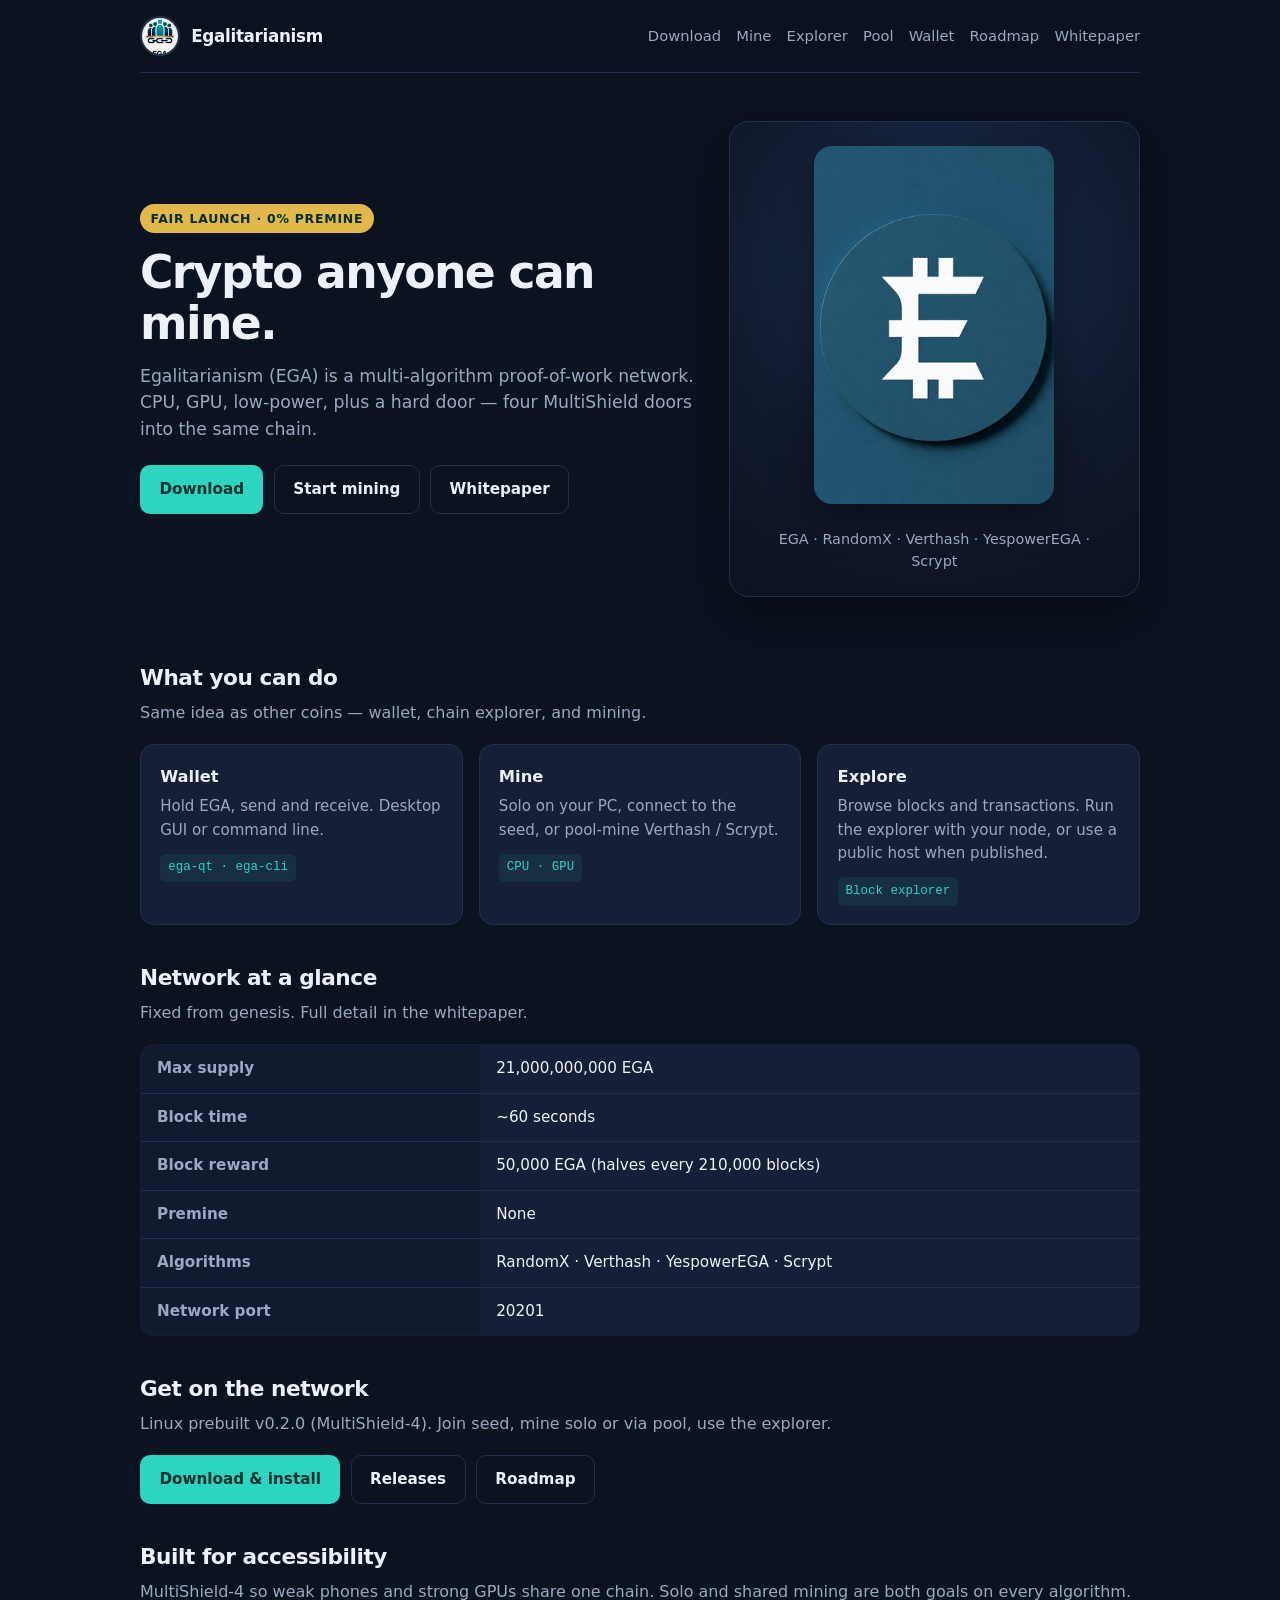
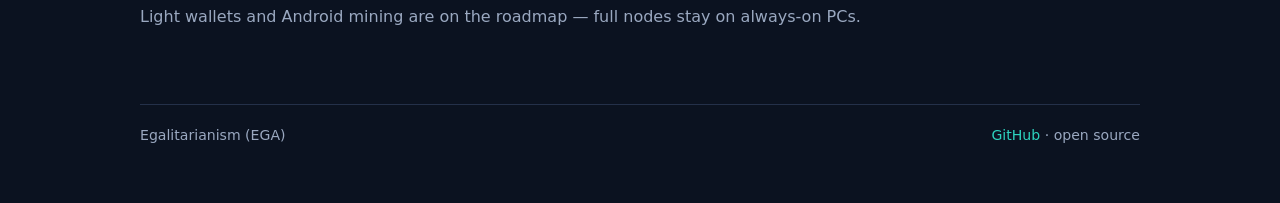
<file: index.html>
<!DOCTYPE html>
<html lang="en">
<head>
  <meta charset="utf-8" />
  <meta name="viewport" content="width=device-width, initial-scale=1" />
  <title>Egalitarianism (EGA) — Fair-launch multi-algo PoW</title>
  <meta name="description" content="Egalitarianism is a fair-launch cryptocurrency. Mine with CPU or GPU. No premine. Wallet, explorer, and pool." />
  <link rel="icon" href="assets/icon.png" type="image/png" />
  <link rel="stylesheet" href="assets/site.css" />
</head>
<body>
  <div class="wrap">
    <header class="nav">
      <a class="brand" href="./">
        <img src="assets/icon.png" width="40" height="40" alt="EGA" />
        <span>Egalitarianism</span>
      </a>
      <nav class="nav-links">
        <a href="download.html">Download</a>
        <a href="mine.html">Mine</a>
        <a href="explorer.html">Explorer</a>
        <a href="pool.html">Pool</a>
        <a href="wallet.html">Wallet</a>
        <a href="roadmap.html">Roadmap</a>
        <a href="whitepaper.html">Whitepaper</a>
      </nav>
    </header>

    <section class="hero">
      <div>
        <div class="pill">Fair launch · 0% premine</div>
        <h1>Crypto anyone can mine.</h1>
        <p class="lead">
          Egalitarianism (EGA) is a multi-algorithm proof-of-work network.
          CPU, GPU, low-power, plus a hard door — four MultiShield doors into the same chain.
        </p>
        <div class="cta">
          <a class="btn btn-primary" href="download.html">Download</a>
          <a class="btn btn-ghost" href="mine.html">Start mining</a>
          <a class="btn btn-ghost" href="whitepaper.html">Whitepaper</a>
        </div>
      </div>
      <div class="hero-visual">
        <img src="assets/hero-coin.png" alt="Egalitarianism coin" />
        <div class="tag">EGA · RandomX · Verthash · YespowerEGA · Scrypt</div>
      </div>
    </section>

    <section>
      <h2>What you can do</h2>
      <p class="sub">Same idea as other coins — wallet, chain explorer, and mining.</p>
      <div class="grid3">
        <div class="card">
          <h3>Wallet</h3>
          <p>Hold EGA, send and receive. Desktop GUI or command line.</p>
          <div class="meta">ega-qt · ega-cli</div>
        </div>
        <div class="card">
          <h3>Mine</h3>
          <p>Solo on your PC, connect to the seed, or pool-mine Verthash / Scrypt.</p>
          <div class="meta">CPU · GPU</div>
        </div>
        <div class="card">
          <h3>Explore</h3>
          <p>Browse blocks and transactions. Run the explorer with your node, or use a public host when published.</p>
          <div class="meta">Block explorer</div>
        </div>
      </div>
    </section>

    <section>
      <h2>Network at a glance</h2>
      <p class="sub">Fixed from genesis. Full detail in the whitepaper.</p>
      <table>
        <tr><th>Max supply</th><td>21,000,000,000 EGA</td></tr>
        <tr><th>Block time</th><td>~60 seconds</td></tr>
        <tr><th>Block reward</th><td>50,000 EGA (halves every 210,000 blocks)</td></tr>
        <tr><th>Premine</th><td>None</td></tr>
        <tr><th>Algorithms</th><td>RandomX · Verthash · YespowerEGA · Scrypt</td></tr>
        <tr><th>Network port</th><td>20201</td></tr>
      </table>
    </section>

    <section>
      <h2>Get on the network</h2>
      <p class="sub">Linux prebuilt v0.2.0 (MultiShield-4). Join seed, mine solo or via pool, use the explorer.</p>
      <div class="cta">
        <a class="btn btn-primary" href="download.html">Download &amp; install</a>
        <a class="btn btn-ghost" href="https://github.com/Egalitarianism-EGA/ega/releases">Releases</a>
        <a class="btn btn-ghost" href="roadmap.html">Roadmap</a>
      </div>
    </section>

    
    <section>
      <h2>Built for accessibility</h2>
      <p class="sub">
        MultiShield-4 so weak phones and strong GPUs share one chain.
        Solo and shared mining are both goals on every algorithm.
        Light wallets and Android mining are on the roadmap — full nodes stay on always-on PCs.
      </p>
    </section>

    <footer>
      <span>Egalitarianism (EGA)</span>
      <span><a href="https://github.com/Egalitarianism-EGA">GitHub</a> · open source</span>
    </footer>
  </div>
</body>
</html>
</file>
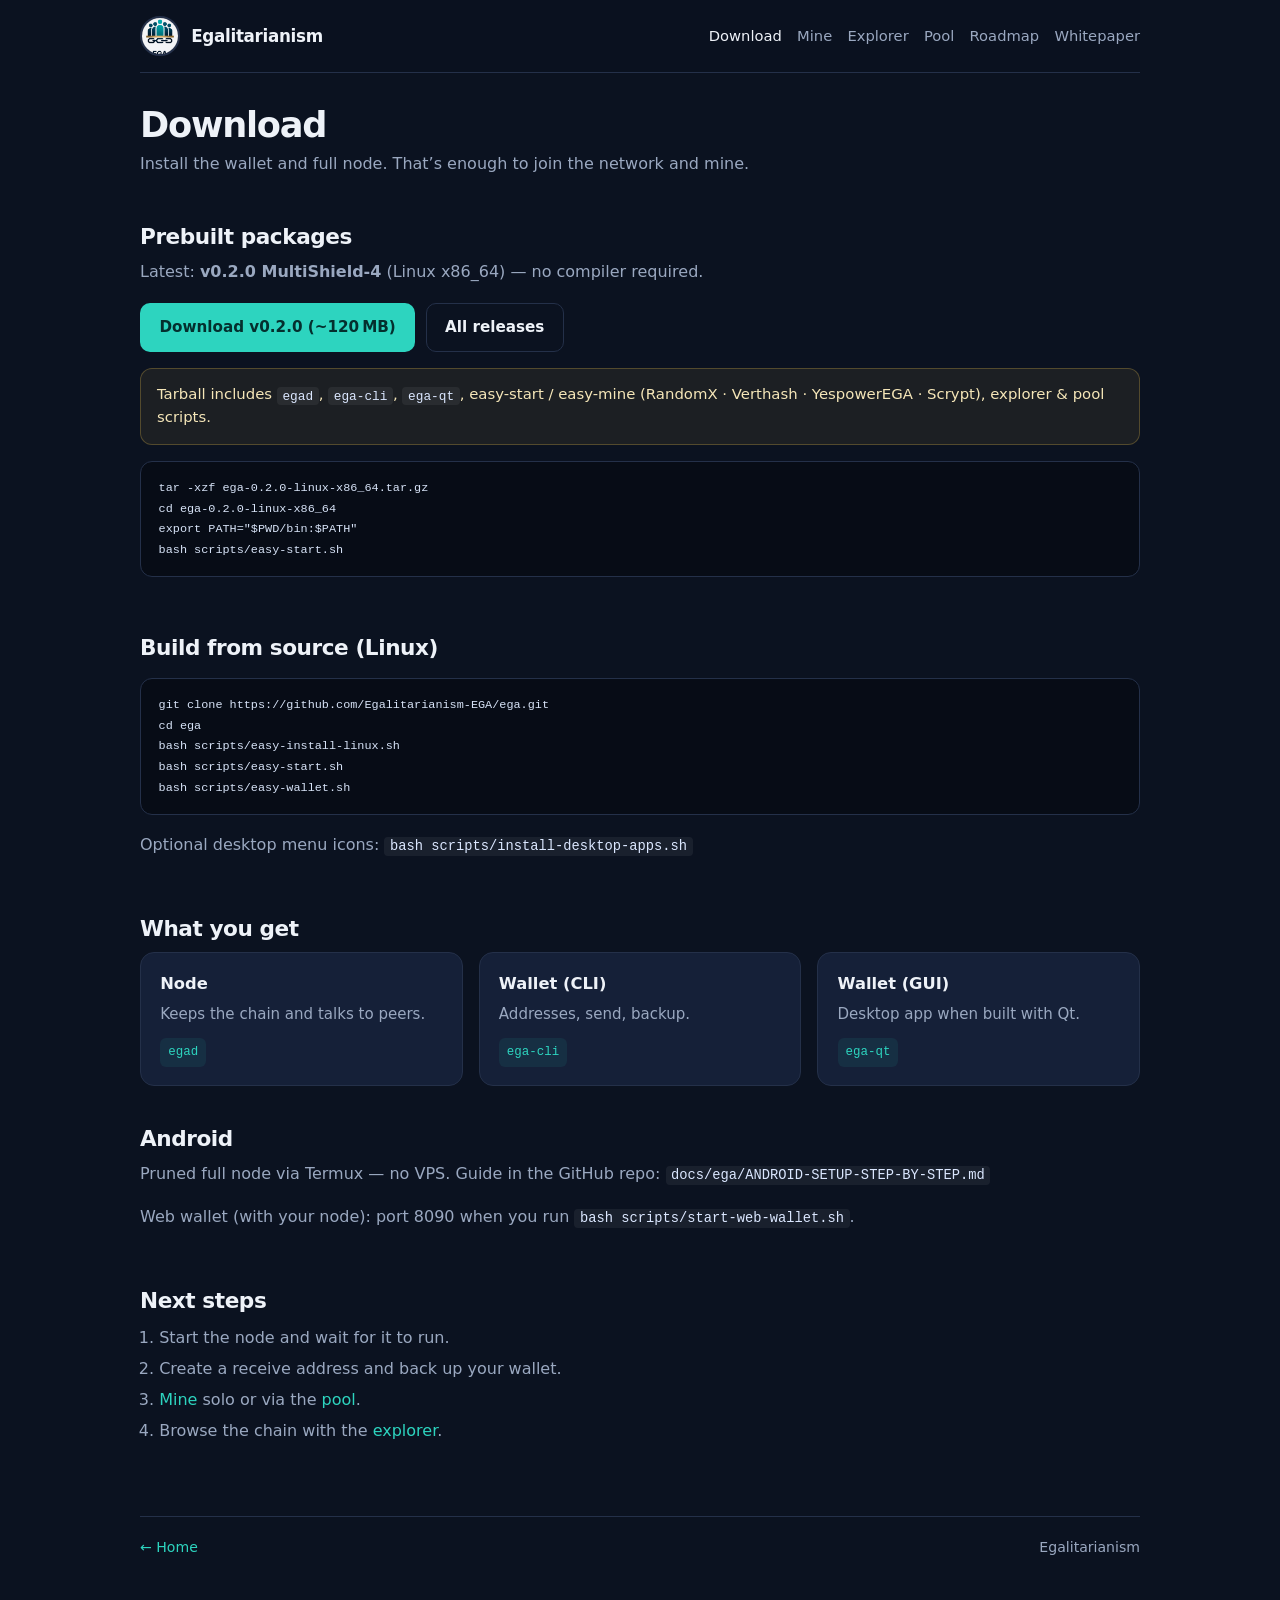
<file: download.html>
<!DOCTYPE html>
<html lang="en">
<head>
  <meta charset="utf-8" />
  <meta name="viewport" content="width=device-width, initial-scale=1" />
  <title>Download — Egalitarianism</title>
  <link rel="icon" href="assets/icon.png" type="image/png" />
  <link rel="stylesheet" href="assets/site.css" />
</head>
<body>
  <div class="wrap">
    <header class="nav">
      <a class="brand" href="./">
        <img src="assets/icon.png" width="40" height="40" alt="EGA" />
        <span>Egalitarianism</span>
      </a>
      <nav class="nav-links">
        <a class="on" href="download.html">Download</a>
        <a href="mine.html">Mine</a>
        <a href="explorer.html">Explorer</a>
        <a href="pool.html">Pool</a>
        <a href="roadmap.html">Roadmap</a>
        <a href="whitepaper.html">Whitepaper</a>
      </nav>
    </header>

    <div class="page-head">
      <h1>Download</h1>
      <p>Install the wallet and full node. That’s enough to join the network and mine.</p>
    </div>

    <section>
      <h2>Prebuilt packages</h2>
      <p class="sub">Latest: <b>v0.2.0 MultiShield-4</b> (Linux x86_64) — no compiler required.</p>
      <div class="cta">
        <a class="btn btn-primary" href="https://github.com/Egalitarianism-EGA/ega/releases/download/v0.2.0/ega-0.2.0-linux-x86_64.tar.gz">Download v0.2.0 (~120 MB)</a>
        <a class="btn btn-ghost" href="https://github.com/Egalitarianism-EGA/ega/releases">All releases</a>
      </div>
      <div class="note" style="margin-top:1rem">
        Tarball includes <code>egad</code>, <code>ega-cli</code>, <code>ega-qt</code>, easy-start / easy-mine (RandomX · Verthash · YespowerEGA · Scrypt), explorer &amp; pool scripts.
      </div>
      <pre style="margin-top:1rem"><code>tar -xzf ega-0.2.0-linux-x86_64.tar.gz
cd ega-0.2.0-linux-x86_64
export PATH="$PWD/bin:$PATH"
bash scripts/easy-start.sh</code></pre>
    </section>

    <section>
      <h2>Build from source (Linux)</h2>
      <pre><code>git clone https://github.com/Egalitarianism-EGA/ega.git
cd ega
bash scripts/easy-install-linux.sh
bash scripts/easy-start.sh
bash scripts/easy-wallet.sh</code></pre>
      <p class="sub">Optional desktop menu icons: <code>bash scripts/install-desktop-apps.sh</code></p>
    </section>

    <section>
      <h2>What you get</h2>
      <div class="grid3">
        <div class="card">
          <h3>Node</h3>
          <p>Keeps the chain and talks to peers.</p>
          <div class="meta">egad</div>
        </div>
        <div class="card">
          <h3>Wallet (CLI)</h3>
          <p>Addresses, send, backup.</p>
          <div class="meta">ega-cli</div>
        </div>
        <div class="card">
          <h3>Wallet (GUI)</h3>
          <p>Desktop app when built with Qt.</p>
          <div class="meta">ega-qt</div>
        </div>
      </div>
    </section>

    <section>
      <h2>Android</h2>
      <p class="sub">Pruned full node via Termux — no VPS. Guide in the GitHub repo: <code>docs/ega/ANDROID-SETUP-STEP-BY-STEP.md</code></p>
      <p class="sub">Web wallet (with your node): port 8090 when you run <code>bash scripts/start-web-wallet.sh</code>.</p>
    </section>

    <section>
      <h2>Next steps</h2>
      <ol class="steps">
        <li>Start the node and wait for it to run.</li>
        <li>Create a receive address and back up your wallet.</li>
        <li><a href="mine.html">Mine</a> solo or via the <a href="pool.html">pool</a>.</li>
        <li>Browse the chain with the <a href="explorer.html">explorer</a>.</li>
      </ol>
    </section>

    <footer>
      <span><a href="./">← Home</a></span>
      <span>Egalitarianism</span>
    </footer>
  </div>
</body>
</html>
</file>
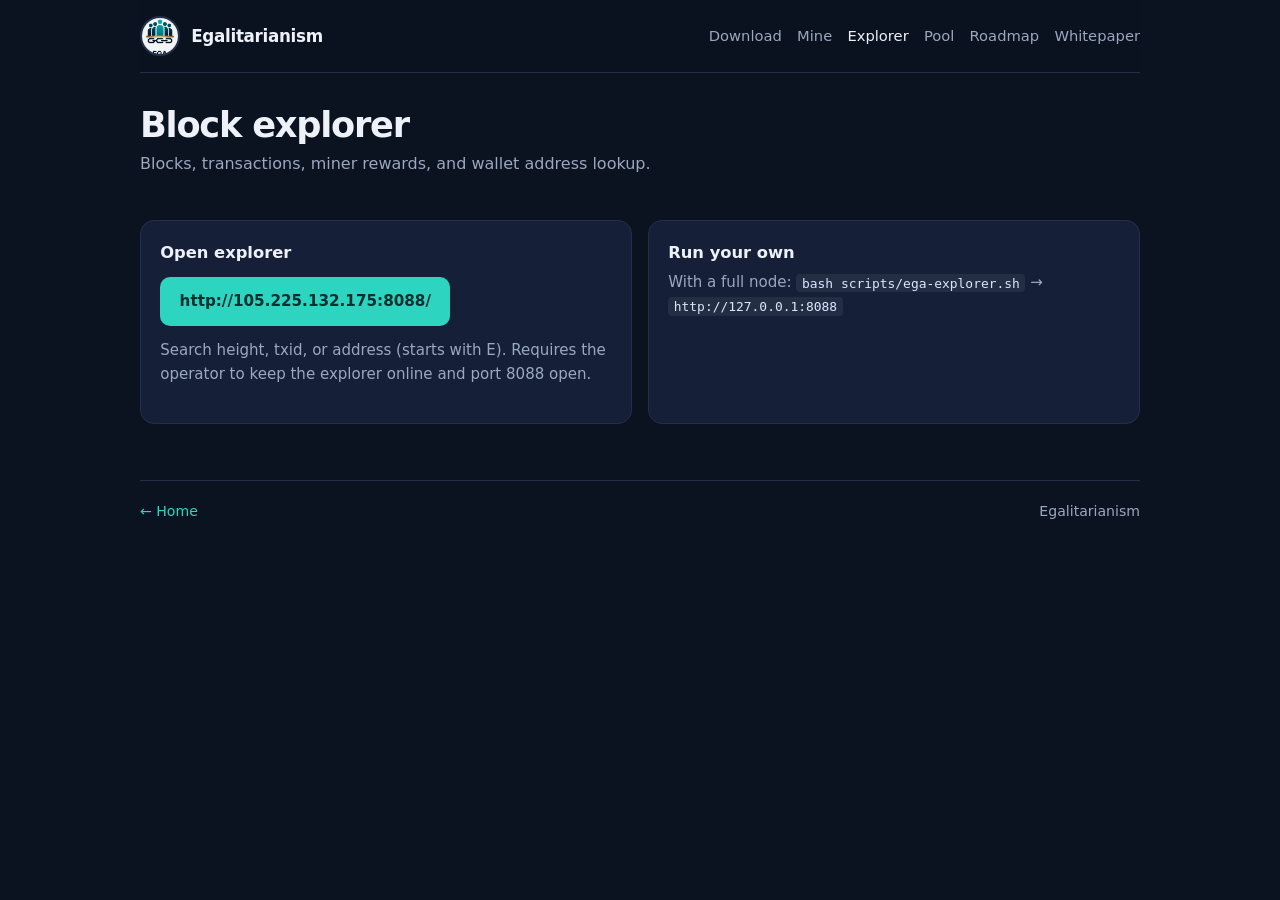
<file: explorer.html>
<!DOCTYPE html>
<html lang="en">
<head>
  <meta charset="utf-8" />
  <meta name="viewport" content="width=device-width, initial-scale=1" />
  <title>Explorer — Egalitarianism</title>
  <link rel="icon" href="assets/icon.png" type="image/png" />
  <link rel="stylesheet" href="assets/site.css" />
</head>
<body>
  <div class="wrap">
    <header class="nav">
      <a class="brand" href="./">
        <img src="assets/icon.png" width="40" height="40" alt="EGA" />
        <span>Egalitarianism</span>
      </a>
      <nav class="nav-links">
        <a href="download.html">Download</a>
        <a href="mine.html">Mine</a>
        <a class="on" href="explorer.html">Explorer</a>
        <a href="pool.html">Pool</a>
        <a href="roadmap.html">Roadmap</a>
        <a href="whitepaper.html">Whitepaper</a>
      </nav>
    </header>

    <div class="page-head">
      <h1>Block explorer</h1>
      <p>Blocks, transactions, miner rewards, and wallet address lookup.</p>
    </div>

    <section>
      <div class="grid2">
        <div class="card">
          <h3>Open explorer</h3>
          <p style="margin-top:.75rem">
            <a class="btn btn-primary" href="http://105.225.132.175:8088/" target="_blank" rel="noopener">http://105.225.132.175:8088/</a>
          </p>
          <p class="sub" style="margin-top:.85rem">Search height, txid, or address (starts with E). Requires the operator to keep the explorer online and port 8088 open.</p>
        </div>
        <div class="card">
          <h3>Run your own</h3>
          <p>With a full node: <code>bash scripts/ega-explorer.sh</code> → <code>http://127.0.0.1:8088</code></p>
        </div>
      </div>
    </section>

    <footer>
      <span><a href="./">← Home</a></span>
      <span>Egalitarianism</span>
    </footer>
  </div>
</body>
</html>
</file>
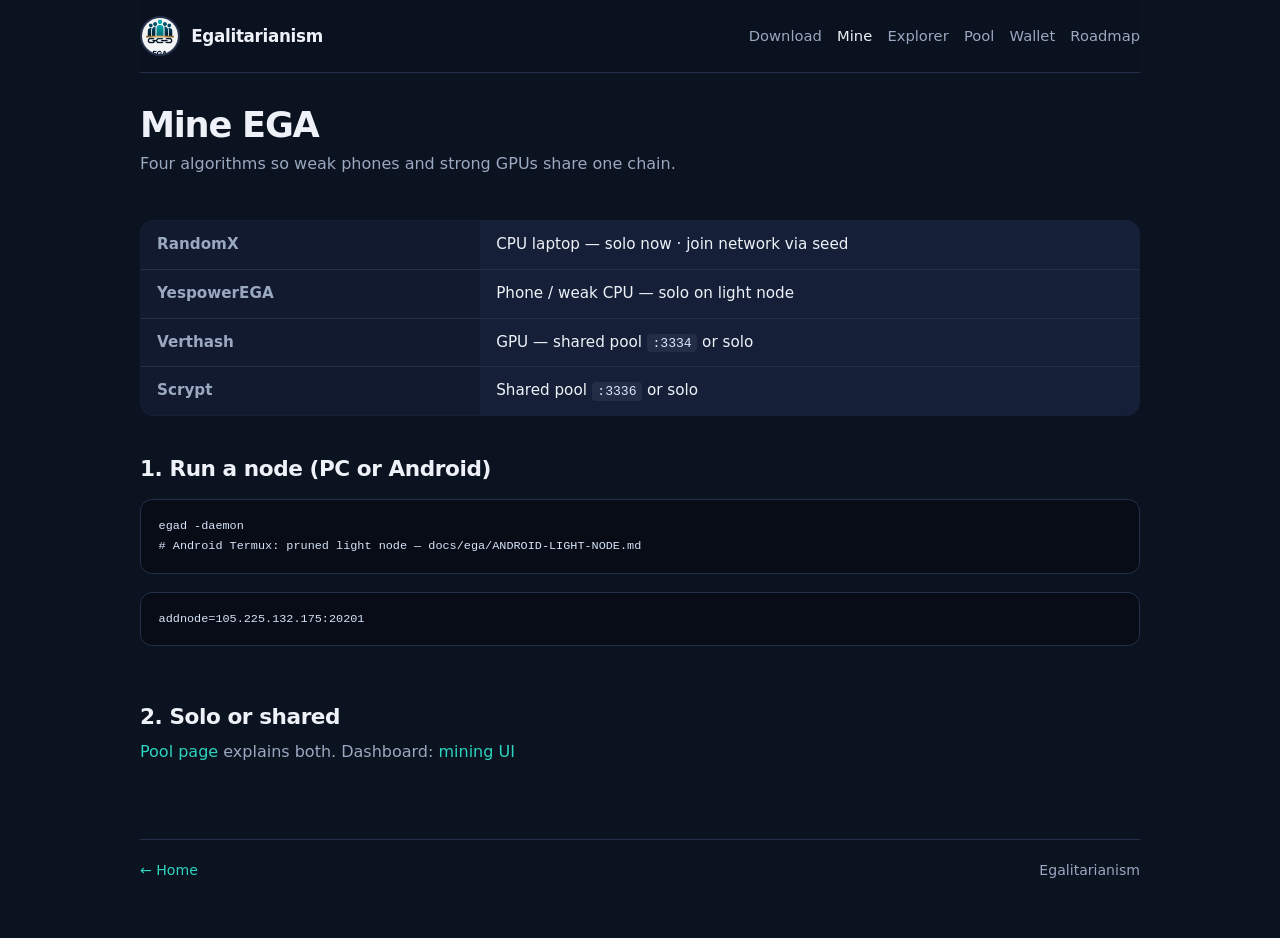
<file: mine.html>
<!DOCTYPE html>
<html lang="en">
<head>
  <meta charset="utf-8" />
  <meta name="viewport" content="width=device-width, initial-scale=1" />
  <title>Mine — Egalitarianism</title>
  <link rel="icon" href="assets/icon.png" type="image/png" />
  <link rel="stylesheet" href="assets/site.css" />
</head>
<body>
  <div class="wrap">
    <header class="nav">
      <a class="brand" href="./"><img src="assets/icon.png" width="40" height="40" alt="EGA" /><span>Egalitarianism</span></a>
      <nav class="nav-links">
        <a href="download.html">Download</a>
        <a class="on" href="mine.html">Mine</a>
        <a href="explorer.html">Explorer</a>
        <a href="pool.html">Pool</a>
        <a href="wallet.html">Wallet</a>
        <a href="roadmap.html">Roadmap</a>
      </nav>
    </header>
    <div class="page-head">
      <h1>Mine EGA</h1>
      <p>Four algorithms so weak phones and strong GPUs share one chain.</p>
    </div>
    <section>
      <table>
        <tr><th>RandomX</th><td>CPU laptop — solo now · join network via seed</td></tr>
        <tr><th>YespowerEGA</th><td>Phone / weak CPU — solo on light node</td></tr>
        <tr><th>Verthash</th><td>GPU — shared pool <code>:3334</code> or solo</td></tr>
        <tr><th>Scrypt</th><td>Shared pool <code>:3336</code> or solo</td></tr>
      </table>
    </section>
    <section>
      <h2>1. Run a node (PC or Android)</h2>
      <pre><code>egad -daemon
# Android Termux: pruned light node — docs/ega/ANDROID-LIGHT-NODE.md</code></pre>
      <pre><code>addnode=105.225.132.175:20201</code></pre>
    </section>
    <section>
      <h2>2. Solo or shared</h2>
      <p class="sub"><a href="pool.html">Pool page</a> explains both. Dashboard: <a href="http://105.225.132.175:8089/">mining UI</a></p>
    </section>
    <footer><span><a href="./">← Home</a></span><span>Egalitarianism</span></footer>
  </div>
</body>
</html>
</file>
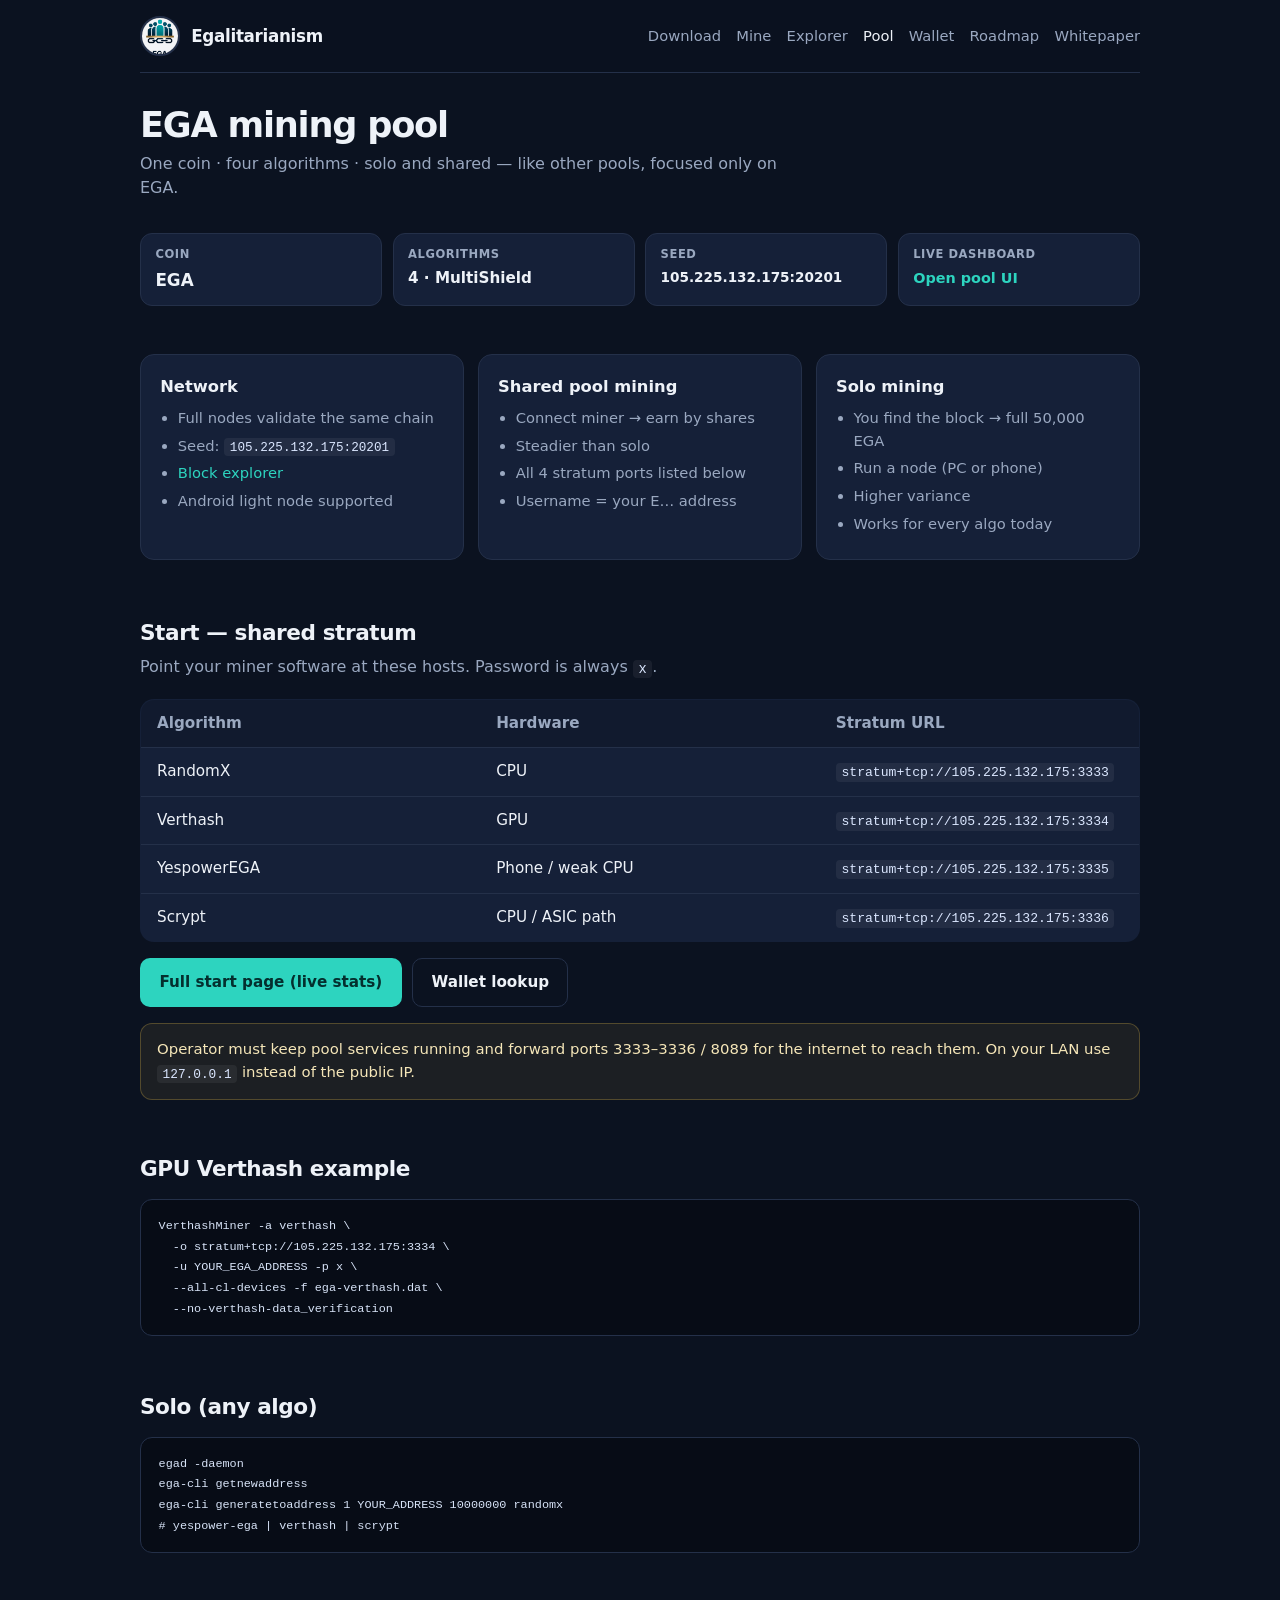
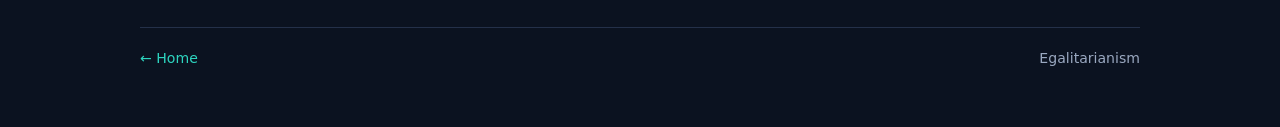
<file: pool.html>
<!DOCTYPE html>
<html lang="en">
<head>
  <meta charset="utf-8" />
  <meta name="viewport" content="width=device-width, initial-scale=1" />
  <title>Mining pool — Egalitarianism</title>
  <link rel="icon" href="assets/icon.png" type="image/png" />
  <link rel="stylesheet" href="assets/site.css" />
  <style>
    .pool-top { display:grid; grid-template-columns:repeat(auto-fit,minmax(150px,1fr)); gap:.65rem; margin:1rem 0 1.25rem; }
    .pool-top .box { background:var(--card); border:1px solid var(--line); border-radius:12px; padding:.75rem .9rem; }
    .pool-top .l { font-size:.72rem; text-transform:uppercase; letter-spacing:.05em; color:var(--muted); font-weight:700; }
    .pool-top .v { font-size:1.05rem; font-weight:800; margin-top:.2rem; word-break:break-all; }
    .three { display:grid; grid-template-columns:1fr 1fr 1fr; gap:.85rem; margin:1.25rem 0; }
    @media(max-width:800px){ .three { grid-template-columns:1fr; } }
    .three .card h3 { margin-bottom:.5rem; }
    .three ul { margin:.4rem 0 0 1.1rem; color:var(--muted); font-size:.92rem; }
    .three li { margin:.3rem 0; }
    table.algo td code { font-size:.82rem; }
  </style>
</head>
<body>
  <div class="wrap">
    <header class="nav">
      <a class="brand" href="./">
        <img src="assets/icon.png" width="40" height="40" alt="EGA" />
        <span>Egalitarianism</span>
      </a>
      <nav class="nav-links">
        <a href="download.html">Download</a>
        <a href="mine.html">Mine</a>
        <a href="explorer.html">Explorer</a>
        <a class="on" href="pool.html">Pool</a>
        <a href="wallet.html">Wallet</a>
        <a href="roadmap.html">Roadmap</a>
        <a href="whitepaper.html">Whitepaper</a>
      </nav>
    </header>

    <div class="page-head">
      <h1>EGA mining pool</h1>
      <p>One coin · four algorithms · solo and shared — like other pools, focused only on EGA.</p>
    </div>

    <div class="pool-top">
      <div class="box"><div class="l">Coin</div><div class="v">EGA</div></div>
      <div class="box"><div class="l">Algorithms</div><div class="v" style="font-size:.95rem">4 · MultiShield</div></div>
      <div class="box"><div class="l">Seed</div><div class="v" style="font-size:.85rem">105.225.132.175:20201</div></div>
      <div class="box"><div class="l">Live dashboard</div><div class="v" style="font-size:.9rem"><a href="http://105.225.132.175:8089/">Open pool UI</a></div></div>
    </div>

    <section class="three">
      <div class="card">
        <h3>Network</h3>
        <ul>
          <li>Full nodes validate the same chain</li>
          <li>Seed: <code>105.225.132.175:20201</code></li>
          <li><a href="explorer.html">Block explorer</a></li>
          <li>Android light node supported</li>
        </ul>
      </div>
      <div class="card">
        <h3>Shared pool mining</h3>
        <ul>
          <li>Connect miner → earn by shares</li>
          <li>Steadier than solo</li>
          <li>All 4 stratum ports listed below</li>
          <li>Username = your E… address</li>
        </ul>
      </div>
      <div class="card">
        <h3>Solo mining</h3>
        <ul>
          <li>You find the block → full 50,000 EGA</li>
          <li>Run a node (PC or phone)</li>
          <li>Higher variance</li>
          <li>Works for every algo today</li>
        </ul>
      </div>
    </section>

    <section>
      <h2>Start — shared stratum</h2>
      <p class="sub">Point your miner software at these hosts. Password is always <code>x</code>.</p>
      <table class="algo">
        <tr><th>Algorithm</th><th>Hardware</th><th>Stratum URL</th></tr>
        <tr><td>RandomX</td><td>CPU</td><td><code>stratum+tcp://105.225.132.175:3333</code></td></tr>
        <tr><td>Verthash</td><td>GPU</td><td><code>stratum+tcp://105.225.132.175:3334</code></td></tr>
        <tr><td>YespowerEGA</td><td>Phone / weak CPU</td><td><code>stratum+tcp://105.225.132.175:3335</code></td></tr>
        <tr><td>Scrypt</td><td>CPU / ASIC path</td><td><code>stratum+tcp://105.225.132.175:3336</code></td></tr>
      </table>
      <div class="cta" style="margin-top:1rem">
        <a class="btn btn-primary" href="http://105.225.132.175:8089/start">Full start page (live stats)</a>
        <a class="btn btn-ghost" href="http://105.225.132.175:8089/wallet">Wallet lookup</a>
      </div>
      <div class="note" style="margin-top:1rem">
        Operator must keep pool services running and forward ports 3333–3336 / 8089 for the internet to reach them.
        On your LAN use <code>127.0.0.1</code> instead of the public IP.
      </div>
    </section>

    <section>
      <h2>GPU Verthash example</h2>
      <pre><code>VerthashMiner -a verthash \
  -o stratum+tcp://105.225.132.175:3334 \
  -u YOUR_EGA_ADDRESS -p x \
  --all-cl-devices -f ega-verthash.dat \
  --no-verthash-data_verification</code></pre>
    </section>

    <section>
      <h2>Solo (any algo)</h2>
      <pre><code>egad -daemon
ega-cli getnewaddress
ega-cli generatetoaddress 1 YOUR_ADDRESS 10000000 randomx
# yespower-ega | verthash | scrypt</code></pre>
    </section>

    <footer>
      <span><a href="./">← Home</a></span>
      <span>Egalitarianism</span>
    </footer>
  </div>
</body>
</html>
</file>
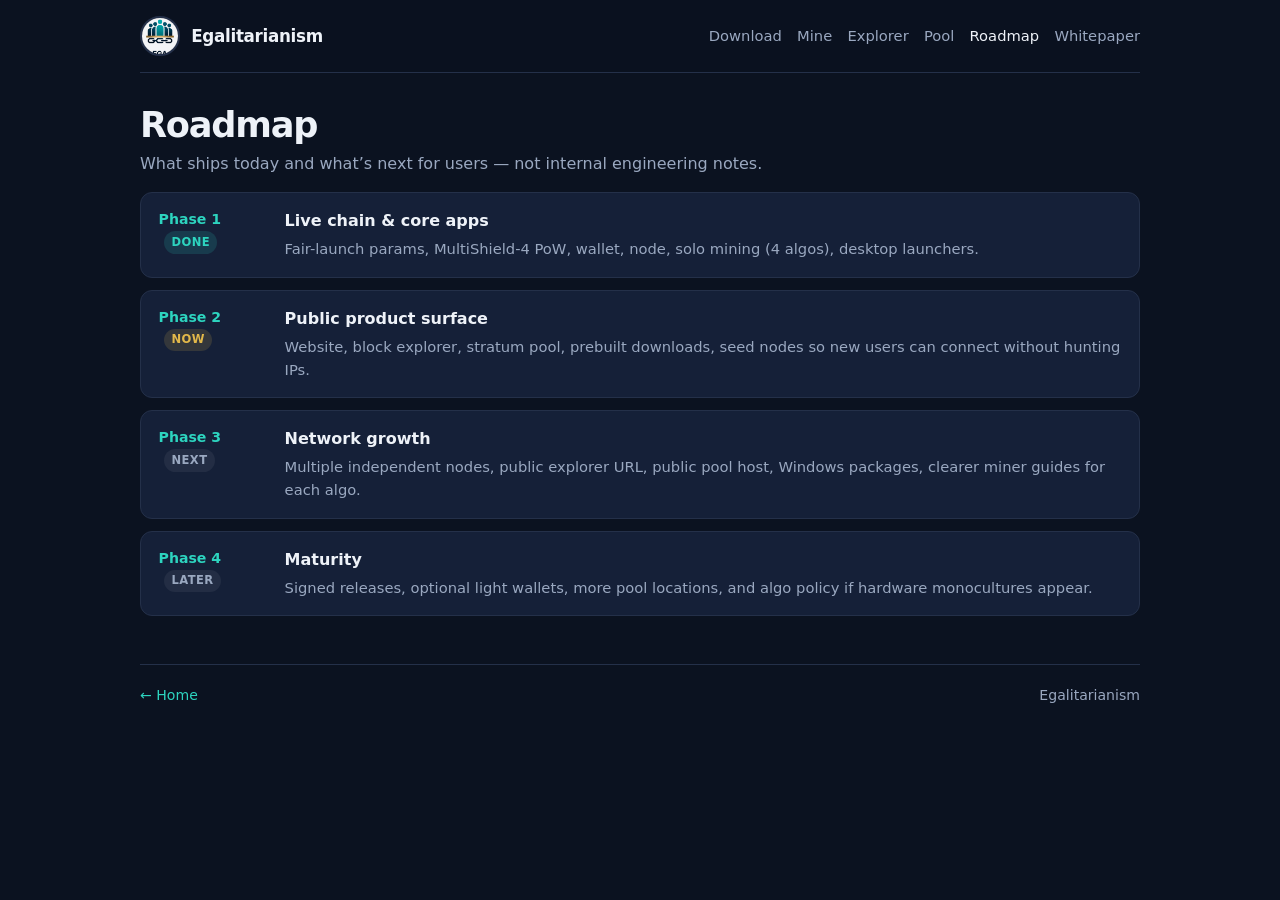
<file: roadmap.html>
<!DOCTYPE html>
<html lang="en">
<head>
  <meta charset="utf-8" />
  <meta name="viewport" content="width=device-width, initial-scale=1" />
  <title>Roadmap — Egalitarianism</title>
  <link rel="icon" href="assets/icon.png" type="image/png" />
  <link rel="stylesheet" href="assets/site.css" />
</head>
<body>
  <div class="wrap">
    <header class="nav">
      <a class="brand" href="./">
        <img src="assets/icon.png" width="40" height="40" alt="EGA" />
        <span>Egalitarianism</span>
      </a>
      <nav class="nav-links">
        <a href="download.html">Download</a>
        <a href="mine.html">Mine</a>
        <a href="explorer.html">Explorer</a>
        <a href="pool.html">Pool</a>
        <a class="on" href="roadmap.html">Roadmap</a>
        <a href="whitepaper.html">Whitepaper</a>
      </nav>
    </header>

    <div class="page-head">
      <h1>Roadmap</h1>
      <p>What ships today and what’s next for users — not internal engineering notes.</p>
    </div>

    <div class="roadmap">
      <div class="road-item">
        <div class="when">Phase 1 <span class="badge badge-done">Done</span></div>
        <div>
          <h3>Live chain &amp; core apps</h3>
          <p>Fair-launch params, MultiShield-4 PoW, wallet, node, solo mining (4 algos), desktop launchers.</p>
        </div>
      </div>
      <div class="road-item">
        <div class="when">Phase 2 <span class="badge badge-now">Now</span></div>
        <div>
          <h3>Public product surface</h3>
          <p>
            Website, block explorer, stratum pool, prebuilt downloads, seed nodes so
            new users can connect without hunting IPs.
          </p>
        </div>
      </div>
      <div class="road-item">
        <div class="when">Phase 3 <span class="badge badge-next">Next</span></div>
        <div>
          <h3>Network growth</h3>
          <p>
            Multiple independent nodes, public explorer URL, public pool host,
            Windows packages, clearer miner guides for each algo.
          </p>
        </div>
      </div>
      <div class="road-item">
        <div class="when">Phase 4 <span class="badge badge-next">Later</span></div>
        <div>
          <h3>Maturity</h3>
          <p>
            Signed releases, optional light wallets, more pool locations,
            and algo policy if hardware monocultures appear.
          </p>
        </div>
      </div>
    </div>

    <footer>
      <span><a href="./">← Home</a></span>
      <span>Egalitarianism</span>
    </footer>
  </div>
</body>
</html>
</file>
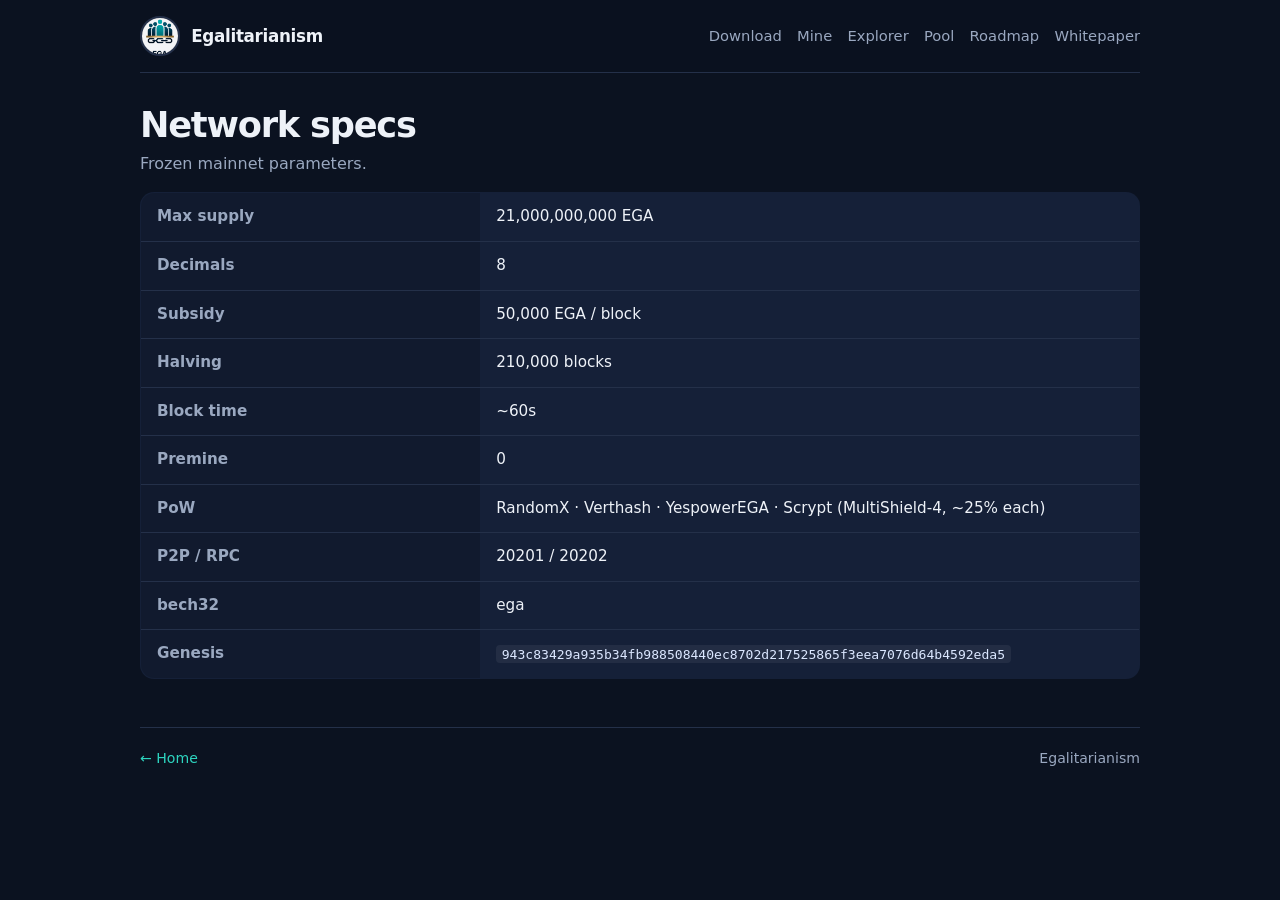
<file: specs.html>
<!DOCTYPE html>
<html lang="en">
<head>
  <meta charset="utf-8" />
  <meta name="viewport" content="width=device-width, initial-scale=1" />
  <title>Specs — Egalitarianism</title>
  <link rel="icon" href="assets/icon.png" type="image/png" />
  <link rel="stylesheet" href="assets/site.css" />
</head>
<body>
  <div class="wrap">
    <header class="nav">
      <a class="brand" href="./">
        <img src="assets/icon.png" width="40" height="40" alt="EGA" />
        <span>Egalitarianism</span>
      </a>
      <nav class="nav-links">
        <a href="download.html">Download</a>
        <a href="mine.html">Mine</a>
        <a href="explorer.html">Explorer</a>
        <a href="pool.html">Pool</a>
        <a href="roadmap.html">Roadmap</a>
        <a  href="whitepaper.html">Whitepaper</a>
      </nav>
    </header>
    <div class="page-head">
      <h1>Network specs</h1>
      <p>Frozen mainnet parameters.</p>
    </div>
    <table>
      <tr><th>Max supply</th><td>21,000,000,000 EGA</td></tr>
      <tr><th>Decimals</th><td>8</td></tr>
      <tr><th>Subsidy</th><td>50,000 EGA / block</td></tr>
      <tr><th>Halving</th><td>210,000 blocks</td></tr>
      <tr><th>Block time</th><td>~60s</td></tr>
      <tr><th>Premine</th><td>0</td></tr>
      <tr><th>PoW</th><td>RandomX · Verthash · YespowerEGA · Scrypt (MultiShield-4, ~25% each)</td></tr>
      <tr><th>P2P / RPC</th><td>20201 / 20202</td></tr>
      <tr><th>bech32</th><td>ega</td></tr>
      <tr><th>Genesis</th><td><code>943c83429a935b34fb988508440ec8702d217525865f3eea7076d64b4592eda5</code></td></tr>
    </table>
    <footer><span><a href="./">← Home</a></span><span>Egalitarianism</span></footer>
  </div>
</body>
</html>
</file>
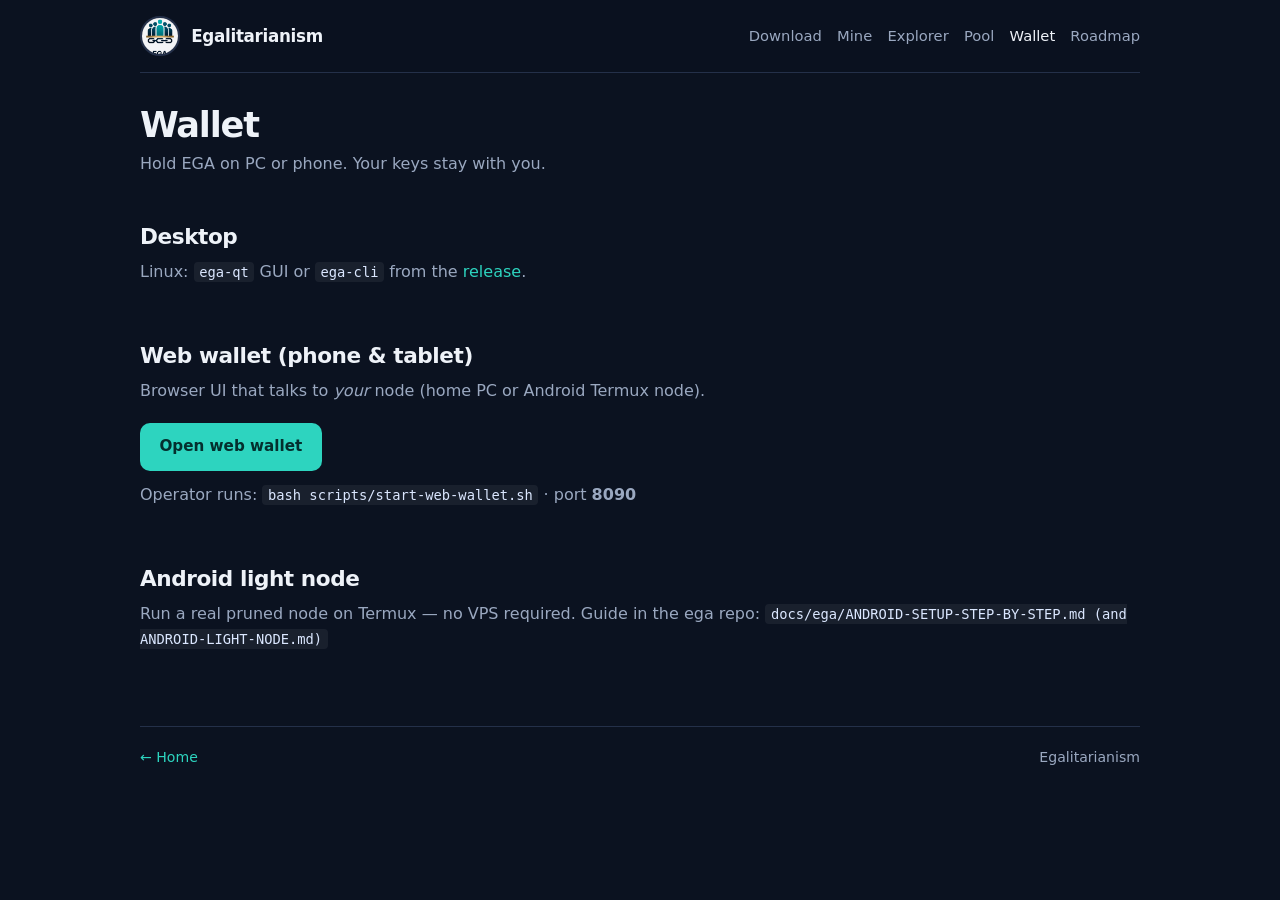
<file: wallet.html>
<!DOCTYPE html>
<html lang="en">
<head>
  <meta charset="utf-8" />
  <meta name="viewport" content="width=device-width, initial-scale=1" />
  <title>Wallet — Egalitarianism</title>
  <link rel="icon" href="assets/icon.png" type="image/png" />
  <link rel="stylesheet" href="assets/site.css" />
</head>
<body>
  <div class="wrap">
    <header class="nav">
      <a class="brand" href="./"><img src="assets/icon.png" width="40" height="40" alt="EGA" /><span>Egalitarianism</span></a>
      <nav class="nav-links">
        <a href="download.html">Download</a>
        <a href="mine.html">Mine</a>
        <a href="explorer.html">Explorer</a>
        <a href="pool.html">Pool</a>
        <a class="on" href="wallet.html">Wallet</a>
        <a href="roadmap.html">Roadmap</a>
      </nav>
    </header>
    <div class="page-head">
      <h1>Wallet</h1>
      <p>Hold EGA on PC or phone. Your keys stay with you.</p>
    </div>
    <section>
      <h2>Desktop</h2>
      <p class="sub">Linux: <code>ega-qt</code> GUI or <code>ega-cli</code> from the <a href="download.html">release</a>.</p>
    </section>
    <section>
      <h2>Web wallet (phone &amp; tablet)</h2>
      <p class="sub">Browser UI that talks to <em>your</em> node (home PC or Android Termux node).</p>
      <p><a class="btn btn-primary" href="http://105.225.132.175:8090/" target="_blank" rel="noopener">Open web wallet</a></p>
      <p class="sub" style="margin-top:.75rem">Operator runs: <code>bash scripts/start-web-wallet.sh</code> · port <b>8090</b></p>
    </section>
    <section>
      <h2>Android light node</h2>
      <p class="sub">Run a real pruned node on Termux — no VPS required. Guide in the ega repo: <code>docs/ega/ANDROID-SETUP-STEP-BY-STEP.md (and ANDROID-LIGHT-NODE.md)</code></p>
    </section>
    <footer><span><a href="./">← Home</a></span><span>Egalitarianism</span></footer>
  </div>
</body>
</html>
</file>
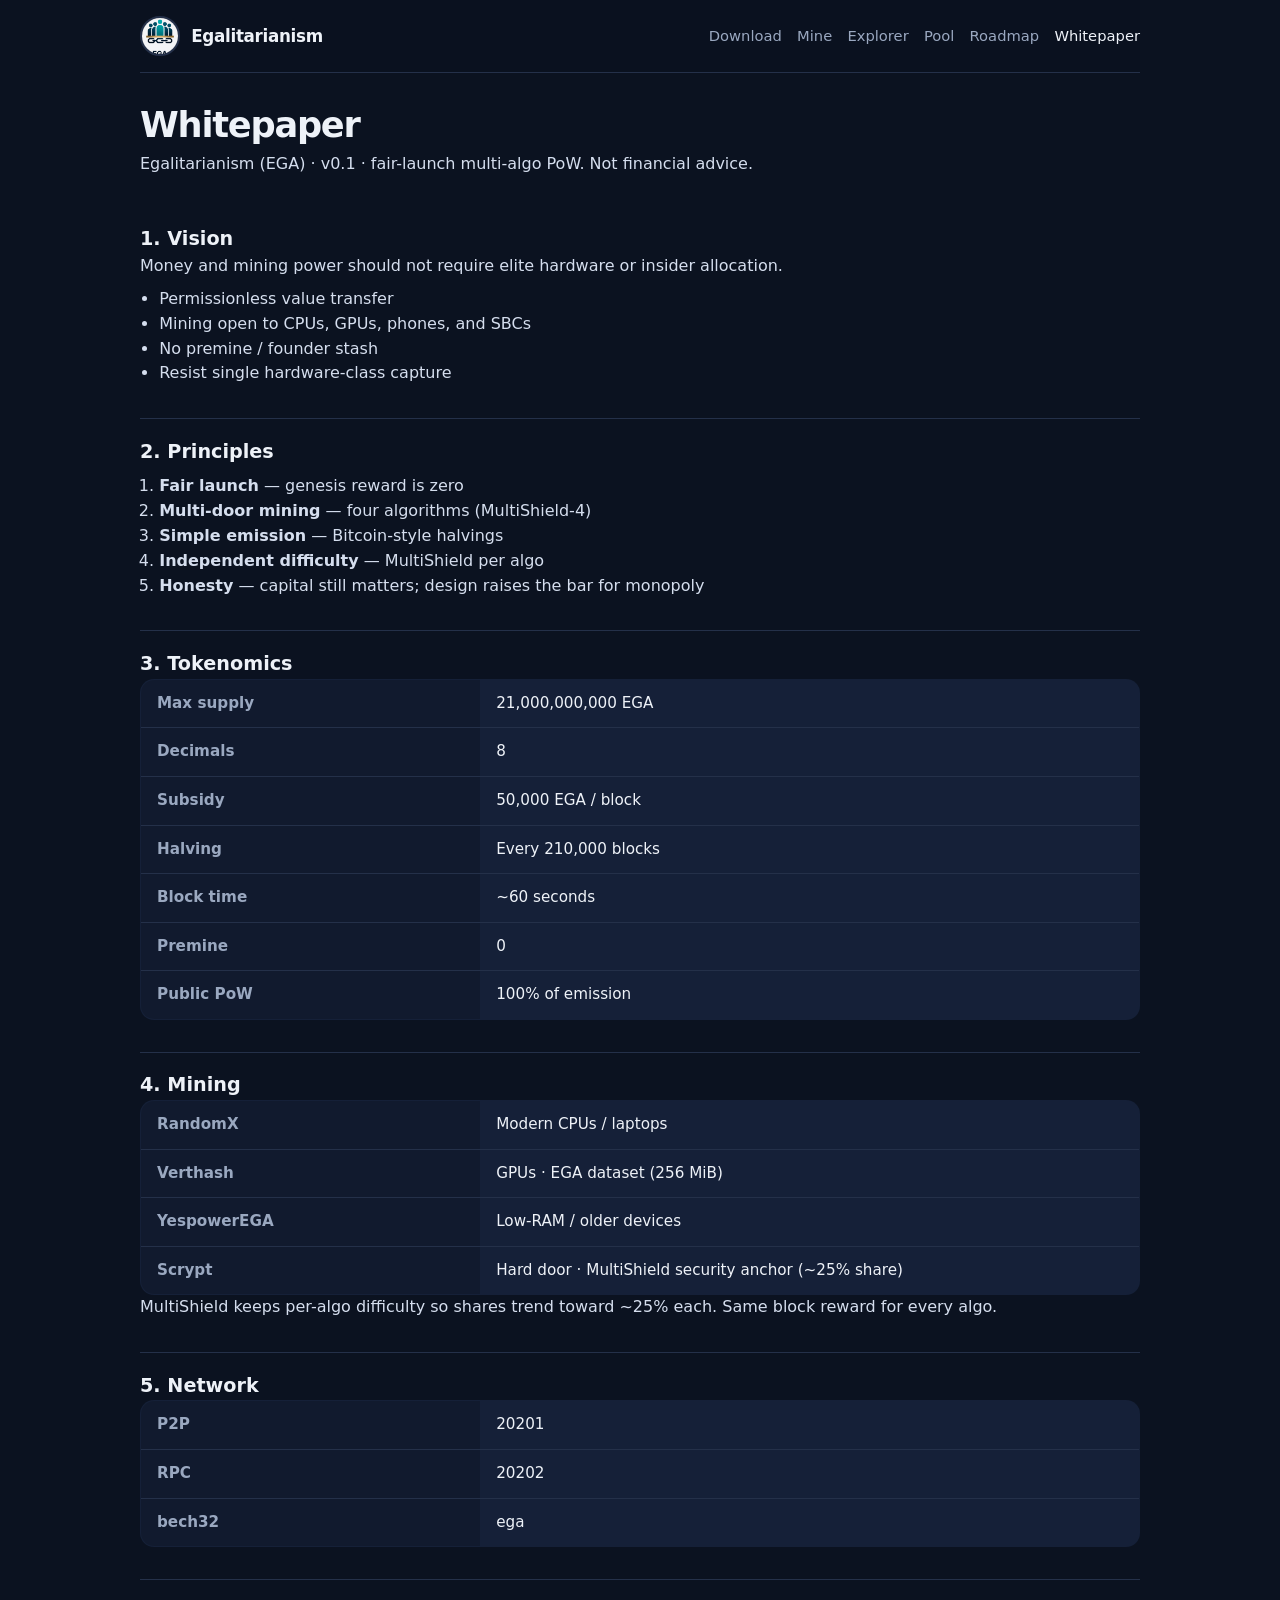
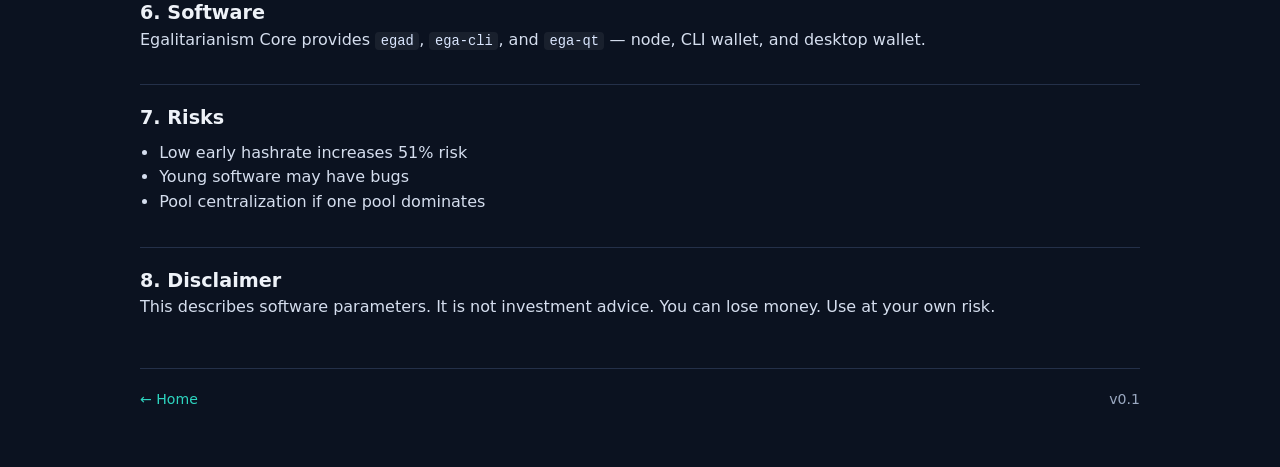
<file: whitepaper.html>
<!DOCTYPE html>
<html lang="en">
<head>
  <meta charset="utf-8" />
  <meta name="viewport" content="width=device-width, initial-scale=1" />
  <title>Whitepaper — Egalitarianism</title>
  <link rel="icon" href="assets/icon.png" type="image/png" />
  <link rel="stylesheet" href="assets/site.css" />
</head>
<body>
  <div class="wrap paper">
    <header class="nav">
      <a class="brand" href="./">
        <img src="assets/icon.png" width="40" height="40" alt="EGA" />
        <span>Egalitarianism</span>
      </a>
      <nav class="nav-links">
        <a href="download.html">Download</a>
        <a href="mine.html">Mine</a>
        <a href="explorer.html">Explorer</a>
        <a href="pool.html">Pool</a>
        <a href="roadmap.html">Roadmap</a>
        <a class="on" href="whitepaper.html">Whitepaper</a>
      </nav>
    </header>
    <div class="page-head">
      <h1>Whitepaper</h1>
      <p>Egalitarianism (EGA) · v0.1 · fair-launch multi-algo PoW. Not financial advice.</p>
    </div>

    <h2>1. Vision</h2>
    <p>Money and mining power should not require elite hardware or insider allocation.</p>
    <ul>
      <li>Permissionless value transfer</li>
      <li>Mining open to CPUs, GPUs, phones, and SBCs</li>
      <li>No premine / founder stash</li>
      <li>Resist single hardware-class capture</li>
    </ul>

    <h2>2. Principles</h2>
    <ol>
      <li><strong>Fair launch</strong> — genesis reward is zero</li>
      <li><strong>Multi-door mining</strong> — four algorithms (MultiShield-4)</li>
      <li><strong>Simple emission</strong> — Bitcoin-style halvings</li>
      <li><strong>Independent difficulty</strong> — MultiShield per algo</li>
      <li><strong>Honesty</strong> — capital still matters; design raises the bar for monopoly</li>
    </ol>

    <h2>3. Tokenomics</h2>
    <table>
      <tr><th>Max supply</th><td>21,000,000,000 EGA</td></tr>
      <tr><th>Decimals</th><td>8</td></tr>
      <tr><th>Subsidy</th><td>50,000 EGA / block</td></tr>
      <tr><th>Halving</th><td>Every 210,000 blocks</td></tr>
      <tr><th>Block time</th><td>~60 seconds</td></tr>
      <tr><th>Premine</th><td>0</td></tr>
      <tr><th>Public PoW</th><td>100% of emission</td></tr>
    </table>

    <h2>4. Mining</h2>
    <table>
      <tr><th>RandomX</th><td>Modern CPUs / laptops</td></tr>
      <tr><th>Verthash</th><td>GPUs · EGA dataset (256 MiB)</td></tr>
      <tr><th>YespowerEGA</th><td>Low-RAM / older devices</td></tr>
      <tr><th>Scrypt</th><td>Hard door · MultiShield security anchor (~25% share)</td></tr>
    </table>
    <p>MultiShield keeps per-algo difficulty so shares trend toward ~25% each. Same block reward for every algo.</p>

    <h2>5. Network</h2>
    <table>
      <tr><th>P2P</th><td>20201</td></tr>
      <tr><th>RPC</th><td>20202</td></tr>
      <tr><th>bech32</th><td>ega</td></tr>
    </table>

    <h2>6. Software</h2>
    <p>Egalitarianism Core provides <code>egad</code>, <code>ega-cli</code>, and <code>ega-qt</code> — node, CLI wallet, and desktop wallet.</p>

    <h2>7. Risks</h2>
    <ul>
      <li>Low early hashrate increases 51% risk</li>
      <li>Young software may have bugs</li>
      <li>Pool centralization if one pool dominates</li>
    </ul>

    <h2>8. Disclaimer</h2>
    <p>This describes software parameters. It is not investment advice. You can lose money. Use at your own risk.</p>

    <footer>
      <span><a href="./">← Home</a></span>
      <span>v0.1</span>
    </footer>
  </div>
</body>
</html>
</file>
<file: assets/site.css>
:root {
  --bg: #0b1220;
  --bg2: #111a2e;
  --card: #152038;
  --line: #243049;
  --text: #eef2f8;
  --muted: #9aa8c0;
  --accent: #2dd4bf;
  --accent2: #14b8a6;
  --gold: #e2b84a;
  --btn: #2dd4bf;
  --btn-text: #042f2e;
  --danger: #f87171;
}
* { box-sizing: border-box; margin: 0; padding: 0; }
html { scroll-behavior: smooth; }
body {
  font-family: Inter, ui-sans-serif, system-ui, -apple-system, "Segoe UI", Roboto, Helvetica, Arial, sans-serif;
  background: var(--bg);
  color: var(--text);
  line-height: 1.55;
  font-size: 16px;
  min-height: 100vh;
}
a { color: var(--accent); text-decoration: none; }
a:hover { color: #5eead4; }
.wrap { max-width: 1040px; margin: 0 auto; padding: 0 1.25rem 3.5rem; }

/* top nav */
.nav {
  display: flex; align-items: center; justify-content: space-between;
  gap: 1rem; padding: 1rem 0; border-bottom: 1px solid var(--line);
  position: sticky; top: 0; background: rgba(11,18,32,.92); backdrop-filter: blur(10px);
  z-index: 20;
}
.brand { display: flex; align-items: center; gap: .7rem; color: var(--text); font-weight: 700; letter-spacing: -.02em; }
.brand img { width: 40px; height: 40px; border-radius: 50%; object-fit: cover; border: 2px solid var(--line); background: #000; }
.brand span { font-size: 1.05rem; }
.nav-links { display: flex; flex-wrap: wrap; gap: .35rem .95rem; font-size: .92rem; }
.nav-links a { color: var(--muted); }
.nav-links a:hover, .nav-links a.on { color: var(--text); }

/* hero */
.hero {
  display: grid; grid-template-columns: 1.15fr .85fr; gap: 2rem;
  align-items: center; padding: 3rem 0 2.25rem;
}
@media (max-width: 820px) {
  .hero { grid-template-columns: 1fr; padding: 2rem 0 1.5rem; }
  .nav-links { display: none; }
}
.pill {
  display: inline-block; font-size: .78rem; font-weight: 700; letter-spacing: .06em;
  text-transform: uppercase; color: #042f2e; background: var(--gold);
  padding: .28rem .65rem; border-radius: 999px; margin-bottom: .9rem;
}
h1 {
  font-size: clamp(2rem, 4.5vw, 2.85rem); line-height: 1.12;
  letter-spacing: -.035em; font-weight: 800; margin-bottom: .85rem;
}
.lead { color: var(--muted); font-size: 1.08rem; max-width: 36rem; margin-bottom: 1.4rem; }
.cta { display: flex; flex-wrap: wrap; gap: .65rem; }
.btn {
  display: inline-flex; align-items: center; justify-content: center;
  padding: .72rem 1.15rem; border-radius: 10px; font-weight: 700; font-size: .95rem;
  border: 1px solid transparent; cursor: pointer;
}
.btn-primary { background: var(--btn); color: var(--btn-text); }
.btn-primary:hover { background: #5eead4; color: var(--btn-text); }
.btn-ghost { background: transparent; color: var(--text); border-color: var(--line); }
.btn-ghost:hover { border-color: #3d4f6f; color: #fff; }

.hero-visual {
  background: radial-gradient(circle at 50% 30%, #1f3358 0%, var(--bg2) 55%, var(--bg) 100%);
  border: 1px solid var(--line); border-radius: 20px; padding: 1.5rem;
  text-align: center; box-shadow: 0 20px 50px rgba(0,0,0,.35);
}
.hero-visual img {
  width: min(240px, 70%); height: auto; border-radius: 18px;
  box-shadow: 0 12px 40px rgba(0,0,0,.45);
}
.hero-visual .tag { margin-top: 1rem; color: var(--muted); font-size: .9rem; }

/* sections */
section { padding: 1.75rem 0 0.5rem; }
section h2 {
  font-size: 1.35rem; letter-spacing: -.02em; margin-bottom: .4rem; font-weight: 750;
}
section .sub { color: var(--muted); margin-bottom: 1.15rem; }

.grid3, .grid2 {
  display: grid; gap: 1rem;
}
.grid3 { grid-template-columns: repeat(3, 1fr); }
.grid2 { grid-template-columns: 1fr 1fr; }
@media (max-width: 820px) {
  .grid3, .grid2 { grid-template-columns: 1fr; }
}

.card {
  background: var(--card); border: 1px solid var(--line); border-radius: 14px;
  padding: 1.15rem 1.2rem;
}
.card h3 { font-size: 1.02rem; margin-bottom: .4rem; }
.card p { color: var(--muted); font-size: .94rem; }
.card .meta {
  margin-top: .75rem; font-family: ui-monospace, SFMono-Regular, Menlo, Consolas, monospace;
  font-size: .78rem; color: var(--accent); background: rgba(45,212,191,.08);
  display: inline-block; padding: .28rem .5rem; border-radius: 6px;
}

table {
  width: 100%; border-collapse: collapse; background: var(--card);
  border: 1px solid var(--line); border-radius: 14px; overflow: hidden;
  font-size: .95rem;
}
th, td { text-align: left; padding: .75rem 1rem; border-bottom: 1px solid var(--line); vertical-align: top; }
th { width: 34%; color: var(--muted); font-weight: 600; background: rgba(0,0,0,.18); }
tr:last-child th, tr:last-child td { border-bottom: none; }

pre, code { font-family: ui-monospace, SFMono-Regular, Menlo, Consolas, monospace; }
code {
  font-size: .86em; background: rgba(255,255,255,.06); padding: .12rem .35rem;
  border-radius: 4px; color: #dbe7ff;
}
pre {
  background: #070c16; border: 1px solid var(--line); color: #d7e3f7;
  padding: 1rem 1.1rem; border-radius: 12px; overflow-x: auto; margin: .85rem 0 1.1rem;
  font-size: .86rem; line-height: 1.5;
}
pre code { background: none; padding: 0; color: inherit; }

.steps { color: var(--muted); padding-left: 1.2rem; margin: .5rem 0 1rem; }
.steps li { margin: .4rem 0; }

.note {
  background: rgba(226,184,74,.08); border: 1px solid rgba(226,184,74,.28);
  color: #f5e6b8; border-radius: 12px; padding: .9rem 1rem; margin: 1rem 0; font-size: .93rem;
}
.ok {
  background: rgba(45,212,191,.08); border: 1px solid rgba(45,212,191,.25);
  color: #b7f5eb; border-radius: 12px; padding: .9rem 1rem; margin: 1rem 0; font-size: .93rem;
}

.roadmap { display: grid; gap: .75rem; }
.road-item {
  display: grid; grid-template-columns: 110px 1fr; gap: 1rem;
  background: var(--card); border: 1px solid var(--line); border-radius: 12px; padding: 1rem 1.1rem;
}
@media (max-width: 600px) { .road-item { grid-template-columns: 1fr; } }
.road-item .when { color: var(--accent); font-weight: 700; font-size: .88rem; }
.road-item h3 { margin-bottom: .25rem; font-size: 1rem; }
.road-item p { color: var(--muted); font-size: .92rem; }
.badge {
  display: inline-block; font-size: .72rem; font-weight: 700; text-transform: uppercase;
  letter-spacing: .04em; padding: .15rem .45rem; border-radius: 999px; margin-left: .35rem;
  vertical-align: middle;
}
.badge-done { background: rgba(45,212,191,.15); color: var(--accent); }
.badge-now { background: rgba(226,184,74,.15); color: var(--gold); }
.badge-next { background: rgba(255,255,255,.06); color: var(--muted); }

.page-head { padding: 2rem 0 1rem; }
.page-head h1 { font-size: clamp(1.7rem, 3vw, 2.2rem); margin-bottom: .45rem; }
.page-head p { color: var(--muted); max-width: 40rem; }

footer {
  margin-top: 3rem; padding-top: 1.25rem; border-top: 1px solid var(--line);
  color: var(--muted); font-size: .88rem;
  display: flex; justify-content: space-between; flex-wrap: wrap; gap: .5rem;
}

/* paper */
.paper p, .paper li { color: #d5deee; }
.paper h2 {
  margin-top: 2rem; padding-top: 1.1rem; border-top: 1px solid var(--line);
  font-size: 1.2rem;
}
.paper h2:first-of-type { border-top: 0; padding-top: 0; }
.paper ul, .paper ol { margin: .5rem 0 1rem 1.2rem; color: var(--muted); }
</file>
